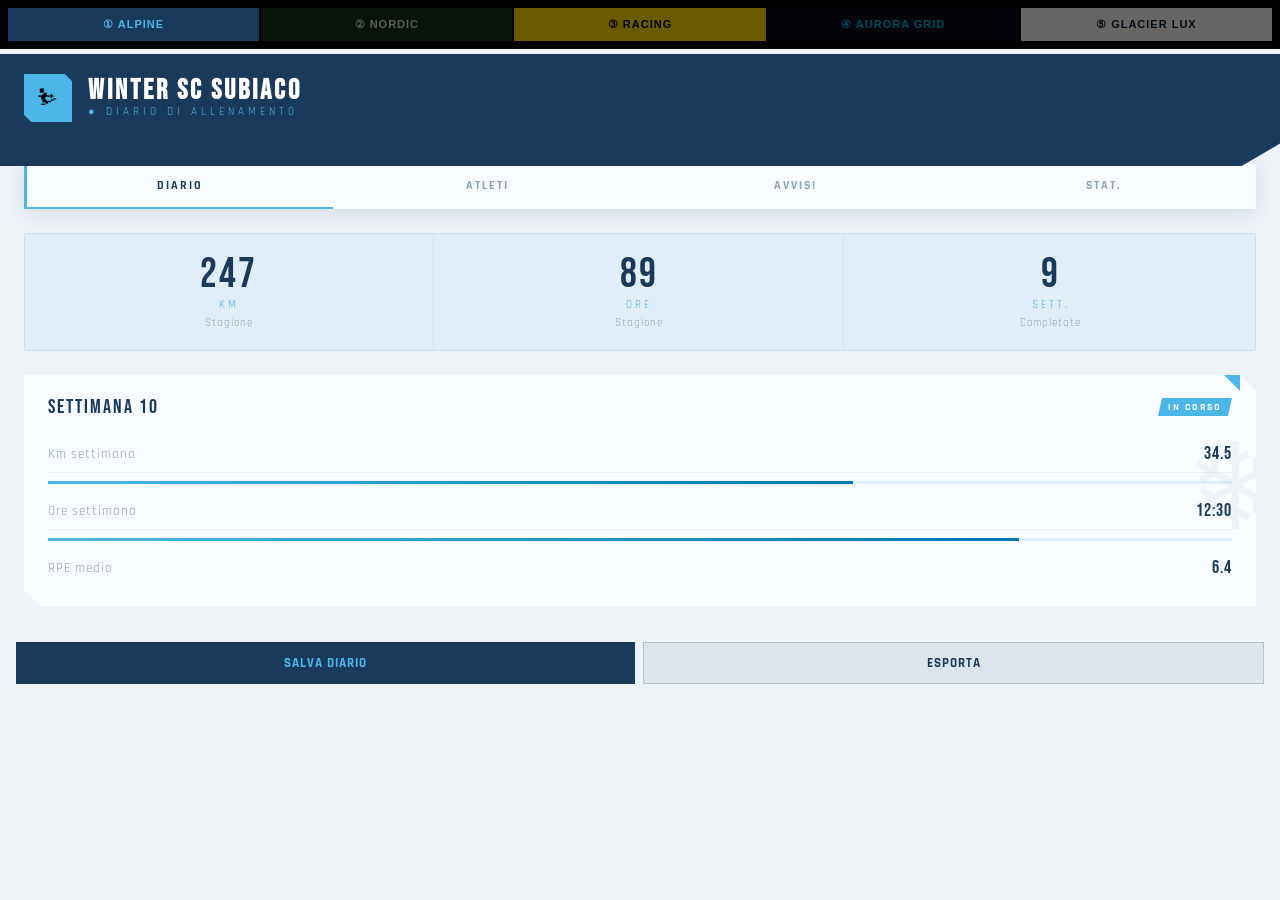
<file: design-concepts.html>
<!DOCTYPE html>
<html lang="it">
<head>
<meta charset="UTF-8">
<meta name="viewport" content="width=device-width, initial-scale=1.0">
<title>Winter SC Subiaco – Design Concepts</title>
<link rel="preconnect" href="https://fonts.googleapis.com">
<link href="https://fonts.googleapis.com/css2?family=Bebas+Neue&family=Rajdhani:wght@400;600;700&family=Playfair+Display:wght@700;900&family=Lora:wght@400;600&family=Barlow+Condensed:wght@400;700;900&family=Space+Mono:wght@700&family=Russo+One&family=IBM+Plex+Mono:wght@400;700&family=Cormorant+Garant:ital,wght@0,400;0,600;0,700;1,400&family=DM+Sans:wght@300;400;500;600&display=swap" rel="stylesheet">

<style>
* { box-sizing: border-box; margin: 0; padding: 0; }
body { background: #111; font-family: sans-serif; }

.selector {
  position: fixed; top: 0; left: 0; right: 0; z-index: 100;
  display: flex; gap: 2px; background: #000; padding: 8px;
  overflow-x: auto;
}
.sel-btn {
  flex: 1; min-width: 120px; padding: 10px 6px; border: none; cursor: pointer;
  font-weight: 700; font-size: 11px; letter-spacing: 1px; text-transform: uppercase;
  transition: all .3s; white-space: nowrap;
}
.sel-btn:nth-child(1) { background: #1A3A5C; color: #4DB6E8; }
.sel-btn:nth-child(2) { background: #1A2E1A; color: #C4E8C4; }
.sel-btn:nth-child(3) { background: #FFD700; color: #000; }
.sel-btn:nth-child(4) { background: #080C18; color: #00B4D8; }
.sel-btn:nth-child(5) { background: #F6F3EE; color: #071B36; }
.sel-btn.attivo { opacity: 1; }
.sel-btn:not(.attivo) { opacity: 0.42; }

.concept { display: none; padding-top: 54px; min-height: 100vh; }
.concept.attivo { display: block; }

/* ═══════════════════════════════════════════════
   CONCEPT 1 – ALPINE MINIMALIST
═══════════════════════════════════════════════ */
#c1 {
  background: #EEF3F8;
  --blu:    #1A3A5C;
  --ice:    #4DB6E8;
  --white:  #F8FBFF;
  --grey:   #8FA3B8;
  --accent: #0077B6;
}
#c1 header {
  background: var(--blu);
  padding: 0 24px;
  display: flex; align-items: stretch; justify-content: space-between;
  clip-path: polygon(0 0, 100% 0, 100% 80%, 97% 100%, 0 100%);
  padding-bottom: 24px;
}
#c1 .logo-area { display: flex; align-items: center; gap: 16px; padding: 20px 0; }
#c1 .logo-sq {
  width: 48px; height: 48px; background: var(--ice);
  clip-path: polygon(0 0, 85% 0, 100% 15%, 100% 100%, 15% 100%, 0 85%);
  display: flex; align-items: center; justify-content: center; font-size: 22px;
}
#c1 h1 { font-family: 'Bebas Neue', sans-serif; font-size: 28px; letter-spacing: 3px; color: #fff; line-height: 1; }
#c1 .sub { font-family: 'Rajdhani', sans-serif; color: var(--ice); font-size: 11px; letter-spacing: 4px; text-transform: uppercase; }
#c1 .nav { display: flex; gap: 2px; background: var(--white); margin: -2px 24px 0; border-left: 3px solid var(--ice); box-shadow: 0 4px 20px rgba(26,58,92,.12); }
#c1 .nav-item { flex: 1; padding: 14px 8px; text-align: center; font-family: 'Rajdhani', sans-serif; font-weight: 700; font-size: 12px; letter-spacing: 2px; text-transform: uppercase; color: var(--grey); cursor: pointer; border-bottom: 2px solid transparent; transition: all .2s; position: relative; }
#c1 .nav-item.a { color: var(--blu); border-bottom-color: var(--ice); }
#c1 .stats-row { display: grid; grid-template-columns: repeat(3, 1fr); gap: 2px; margin: 24px; background: rgba(77,182,232,.08); border: 1px solid rgba(77,182,232,.2); border-radius: 2px; }
#c1 .stat { padding: 20px 16px; text-align: center; border-right: 1px solid rgba(77,182,232,.15); }
#c1 .stat:last-child { border-right: none; }
#c1 .stat-num { font-family: 'Bebas Neue', sans-serif; font-size: 42px; color: var(--blu); line-height: 1; letter-spacing: 2px; }
#c1 .stat-unit { font-family: 'Rajdhani', sans-serif; font-size: 11px; color: var(--ice); letter-spacing: 3px; text-transform: uppercase; margin-top: 2px; }
#c1 .stat-label { font-family: 'Rajdhani', sans-serif; font-size: 11px; color: var(--grey); letter-spacing: 1px; margin-top: 4px; }
#c1 .cards { padding: 0 24px 24px; display: grid; gap: 16px; }
#c1 .card { background: var(--white); position: relative; overflow: hidden; padding: 20px 24px; clip-path: polygon(0 0, calc(100% - 16px) 0, 100% 16px, 100% 100%, 16px 100%, 0 calc(100% - 16px)); }
#c1 .card::after { content: ''; position: absolute; top: 0; right: 16px; width: 0; height: 0; border-style: solid; border-width: 0 16px 16px 0; border-color: transparent var(--ice) transparent transparent; }
#c1 .card-head { display: flex; align-items: center; justify-content: space-between; margin-bottom: 16px; }
#c1 .card-title { font-family: 'Bebas Neue', sans-serif; font-size: 20px; color: var(--blu); letter-spacing: 2px; }
#c1 .badge { font-family: 'Rajdhani', sans-serif; font-size: 10px; font-weight: 700; letter-spacing: 2px; text-transform: uppercase; padding: 3px 10px; background: var(--ice); color: #fff; clip-path: polygon(4px 0, 100% 0, calc(100% - 4px) 100%, 0 100%); }
#c1 .progress-bar { height: 3px; background: rgba(77,182,232,.15); margin: 8px 0; }
#c1 .progress-fill { height: 100%; background: linear-gradient(90deg, var(--ice), var(--accent)); }
#c1 .row { display: flex; justify-content: space-between; align-items: center; padding: 8px 0; border-bottom: 1px solid rgba(26,58,92,.06); }
#c1 .row:last-child { border-bottom: none; }
#c1 .row-label { font-family: 'Rajdhani', sans-serif; font-size: 13px; color: var(--grey); letter-spacing: 1px; }
#c1 .row-val { font-family: 'Bebas Neue', sans-serif; font-size: 18px; color: var(--blu); letter-spacing: 1px; }
#c1 .deco { position: absolute; right: -30px; top: 50%; transform: translateY(-50%); opacity: .04; font-size: 120px; color: var(--blu); pointer-events: none; font-family: 'Bebas Neue'; }

/* ═══════════════════════════════════════════════
   CONCEPT 2 – NORDIC DARK
═══════════════════════════════════════════════ */
#c2 {
  background: #0D1F0D;
  --forest: #0D1F0D; --pine: #1A3A1A; --birch: #E8DCC8;
  --amber: #C4912A; --snow: #F2EDE4; --moss: #4A7C59; --text: #B8CDB8;
}
#c2 header { background: var(--pine); padding: 24px; border-bottom: 1px solid rgba(196,145,42,.2); position: relative; overflow: hidden; }
#c2 header::before { content: '❄ ❄ ❄ ❄ ❄ ❄ ❄ ❄ ❄ ❄ ❄ ❄ ❄ ❄ ❄ ❄ ❄ ❄ ❄ ❄'; position: absolute; bottom: 0; left: 0; right: 0; font-size: 10px; letter-spacing: 8px; color: rgba(196,145,42,.12); white-space: nowrap; overflow: hidden; }
#c2 .logo-row { display: flex; align-items: center; gap: 16px; margin-bottom: 4px; }
#c2 .logo-ring { width: 52px; height: 52px; border-radius: 50%; border: 2px solid var(--amber); display: flex; align-items: center; justify-content: center; font-size: 24px; background: rgba(196,145,42,.08); }
#c2 h1 { font-family: 'Playfair Display', serif; font-size: 22px; color: var(--birch); letter-spacing: 1px; }
#c2 .sub { font-family: 'Lora', serif; font-size: 11px; color: var(--amber); letter-spacing: 2px; font-style: italic; }
#c2 .user-chip { margin-top: 12px; display: inline-flex; align-items: center; gap: 8px; background: rgba(196,145,42,.1); border: 1px solid rgba(196,145,42,.25); padding: 6px 14px; border-radius: 100px; font-family: 'Lora', serif; font-size: 12px; color: var(--birch); }
#c2 .user-dot { width: 6px; height: 6px; border-radius: 50%; background: var(--moss); }
#c2 .nav { display: flex; padding: 0 16px; border-bottom: 1px solid rgba(196,145,42,.15); }
#c2 .nav-item { padding: 14px 16px; font-family: 'Lora', serif; font-size: 13px; color: var(--text); cursor: pointer; border-bottom: 2px solid transparent; margin-bottom: -1px; transition: all .25s; }
#c2 .nav-item.a { color: var(--birch); border-bottom-color: var(--amber); }
#c2 .stats-row { display: grid; grid-template-columns: repeat(3, 1fr); padding: 20px 16px; gap: 12px; }
#c2 .stat { background: var(--pine); border: 1px solid rgba(196,145,42,.15); border-radius: 8px; padding: 16px; text-align: center; position: relative; overflow: hidden; }
#c2 .stat::before { content: ''; position: absolute; inset: 0; background: linear-gradient(135deg, rgba(196,145,42,.05) 0%, transparent 60%); }
#c2 .stat-num { font-family: 'Playfair Display', serif; font-size: 36px; font-weight: 900; color: var(--birch); line-height: 1; }
#c2 .stat-unit { font-size: 11px; color: var(--amber); letter-spacing: 2px; text-transform: uppercase; margin-top: 2px; font-family: 'Lora', serif; }
#c2 .stat-label { font-size: 10px; color: var(--text); margin-top: 6px; font-family: 'Lora', serif; }
#c2 .cards { padding: 0 16px 24px; display: grid; gap: 12px; }
#c2 .card { background: var(--pine); border: 1px solid rgba(196,145,42,.15); border-radius: 12px; padding: 20px; position: relative; overflow: hidden; }
#c2 .card::before { content: ''; position: absolute; top: 0; left: 0; right: 0; height: 2px; background: linear-gradient(90deg, var(--amber), transparent); }
#c2 .card-title { font-family: 'Playfair Display', serif; font-size: 17px; color: var(--birch); margin-bottom: 14px; display: flex; align-items: center; gap: 10px; }
#c2 .card-title span { font-size: 18px; }
#c2 .row { display: flex; justify-content: space-between; align-items: center; padding: 9px 0; border-bottom: 1px solid rgba(196,145,42,.08); }
#c2 .row:last-child { border-bottom: none; }
#c2 .row-label { font-family: 'Lora', serif; font-size: 13px; color: var(--text); }
#c2 .row-val { font-family: 'Playfair Display', serif; font-size: 17px; color: var(--birch); }
#c2 .pill { padding: 3px 12px; border-radius: 100px; font-size: 10px; background: rgba(74,124,89,.25); color: var(--moss); letter-spacing: 1px; font-family: 'Lora', serif; border: 1px solid rgba(74,124,89,.3); }
#c2 .week-bar { display: flex; gap: 3px; margin-top: 14px; }
#c2 .day-bar { flex: 1; border-radius: 3px 3px 0 0; background: var(--moss); opacity: 0.7; }
#c2 .day-bar.a { opacity: 1; background: var(--amber); }
#c2 .day-label { display: flex; gap: 3px; margin-top: 4px; }
#c2 .day-lbl { flex: 1; text-align: center; font-size: 9px; color: var(--text); font-family: 'Lora', serif; }

/* ═══════════════════════════════════════════════
   CONCEPT 3 – RACING BOLD
═══════════════════════════════════════════════ */
#c3 {
  background: #0A0A0A;
  --yellow: #FFD700; --yellow2: #FFC107; --red: #E50000;
  --white: #FFFFFF; --grey: #888; --dark: #141414; --darker: #0A0A0A;
}
#c3 header { background: var(--yellow); padding: 20px 20px 0; position: relative; overflow: hidden; }
#c3 header::before { content: ''; position: absolute; bottom: -1px; left: 0; right: 0; height: 28px; background: var(--darker); clip-path: polygon(0 100%, 100% 100%, 100% 0, 0 100%); }
#c3 header::after { content: 'WSC'; position: absolute; right: -10px; top: -10px; font-family: 'Barlow Condensed', sans-serif; font-weight: 900; font-size: 100px; color: rgba(0,0,0,.08); letter-spacing: -4px; line-height: 1; pointer-events: none; }
#c3 .logo-row { display: flex; align-items: center; gap: 14px; padding-bottom: 24px; }
#c3 .bib { background: #000; color: var(--yellow); width: 52px; height: 52px; display: flex; align-items: center; justify-content: center; font-family: 'Barlow Condensed', sans-serif; font-weight: 900; font-size: 22px; letter-spacing: 1px; clip-path: polygon(0 0, 100% 0, 100% 75%, 85% 100%, 15% 100%, 0 75%); }
#c3 h1 { font-family: 'Barlow Condensed', sans-serif; font-weight: 900; font-size: 30px; letter-spacing: 2px; text-transform: uppercase; color: #000; line-height: 1; }
#c3 .sub { font-family: 'Space Mono', monospace; font-size: 9px; letter-spacing: 3px; color: rgba(0,0,0,.6); }
#c3 .race-bar { background: #000; padding: 10px 20px; display: flex; border-bottom: 3px solid var(--yellow); }
#c3 .race-stat { flex: 1; padding: 8px 12px; border-right: 1px solid #222; text-align: center; }
#c3 .race-stat:last-child { border-right: none; }
#c3 .race-num { font-family: 'Barlow Condensed', sans-serif; font-weight: 900; font-size: 36px; color: var(--yellow); line-height: 1; letter-spacing: 1px; }
#c3 .race-lbl { font-family: 'Space Mono', monospace; font-size: 8px; color: var(--grey); letter-spacing: 2px; text-transform: uppercase; margin-top: 2px; }
#c3 .nav { display: flex; background: var(--dark); gap: 1px; border-bottom: 2px solid #1a1a1a; }
#c3 .nav-item { flex: 1; padding: 12px 4px; text-align: center; font-family: 'Barlow Condensed', sans-serif; font-weight: 700; font-size: 12px; letter-spacing: 2px; text-transform: uppercase; color: var(--grey); cursor: pointer; position: relative; transition: all .2s; }
#c3 .nav-item.a { color: #000; background: var(--yellow); }
#c3 .cards { padding: 12px; display: grid; gap: 8px; }
#c3 .card { background: var(--dark); border: 1px solid #222; position: relative; overflow: hidden; padding: 0; }
#c3 .card-stripe { height: 4px; background: repeating-linear-gradient(90deg, var(--yellow) 0px, var(--yellow) 12px, #000 12px, #000 16px); }
#c3 .card-body { padding: 16px 20px; }
#c3 .card-head { display: flex; align-items: center; justify-content: space-between; margin-bottom: 14px; }
#c3 .card-num { font-family: 'Barlow Condensed', sans-serif; font-weight: 900; font-size: 13px; color: var(--yellow); letter-spacing: 3px; text-transform: uppercase; }
#c3 .card-title { font-family: 'Barlow Condensed', sans-serif; font-weight: 700; font-size: 18px; color: var(--white); letter-spacing: 1px; text-transform: uppercase; }
#c3 .row { display: flex; justify-content: space-between; align-items: center; padding: 8px 0; border-bottom: 1px solid #1E1E1E; }
#c3 .row:last-child { border-bottom: none; }
#c3 .row-label { font-family: 'Space Mono', monospace; font-size: 11px; color: var(--grey); text-transform: uppercase; letter-spacing: 1px; }
#c3 .row-val { font-family: 'Barlow Condensed', sans-serif; font-weight: 900; font-size: 22px; color: var(--yellow); }
#c3 .tag { background: var(--red); color: #fff; padding: 2px 8px; font-family: 'Barlow Condensed', sans-serif; font-weight: 700; font-size: 10px; letter-spacing: 2px; }

/* ═══════════════════════════════════════════════
   CONCEPT 4 – AURORA GRID
   Cyber sport: griglia tecnica + luce nordica
═══════════════════════════════════════════════ */
#c4 {
  background: #060A14;
  --void:   #060A14;
  --deep:   #0B1628;
  --panel:  #0D1F35;
  --cyan:   #00C8E0;
  --cyan2:  #00FFF7;
  --purple: #7B2FE0;
  --violet: #A855F7;
  --ice:    #C8EEF8;
  --text:   #7A9BB8;
  --border: rgba(0,200,224,.18);
  --glow:   0 0 12px rgba(0,200,224,.3);
}

@keyframes auroraShift {
  0%   { opacity: .12; transform: scale(1)    rotate(0deg);   }
  33%  { opacity: .20; transform: scale(1.08) rotate(2deg);   }
  66%  { opacity: .16; transform: scale(.96)  rotate(-1deg);  }
  100% { opacity: .12; transform: scale(1)    rotate(0deg);   }
}
@keyframes scanPulse {
  0%, 100% { opacity: .04; } 50% { opacity: .07; }
}
@keyframes blinkDot {
  0%, 100% { opacity: 1; } 50% { opacity: 0; }
}

#c4 .grid-bg {
  position: fixed; inset: 54px 0 0;
  background-image:
    linear-gradient(var(--border) 1px, transparent 1px),
    linear-gradient(90deg, var(--border) 1px, transparent 1px);
  background-size: 40px 40px;
  pointer-events: none; z-index: 0; opacity: 0.5;
}
#c4 .aurora-blob {
  position: fixed; top: 54px; left: -20%; width: 80%; height: 340px;
  background: radial-gradient(ellipse at 40% 50%,
    rgba(0,200,224,.22) 0%,
    rgba(123,47,224,.14) 50%,
    transparent 75%);
  filter: blur(60px);
  animation: auroraShift 8s ease-in-out infinite;
  pointer-events: none; z-index: 0;
}
#c4 .aurora-blob2 {
  position: fixed; top: 200px; right: -10%; width: 60%; height: 280px;
  background: radial-gradient(ellipse at 60% 40%,
    rgba(168,85,247,.18) 0%,
    rgba(0,200,224,.08) 60%,
    transparent 80%);
  filter: blur(70px);
  animation: auroraShift 11s ease-in-out infinite reverse;
  pointer-events: none; z-index: 0;
}
#c4 .scanlines {
  position: fixed; inset: 0; pointer-events: none; z-index: 1;
  background: repeating-linear-gradient(
    0deg, transparent, transparent 3px,
    rgba(0,200,224,.025) 3px, rgba(0,200,224,.025) 4px
  );
  animation: scanPulse 4s ease-in-out infinite;
}

/* C4 Header */
#c4 .status-bar {
  background: var(--deep); border-bottom: 1px solid var(--border);
  padding: 6px 20px; display: flex; justify-content: space-between; align-items: center;
  position: relative; z-index: 2;
}
#c4 .status-left { display: flex; align-items: center; gap: 16px; }
#c4 .live-dot {
  width: 6px; height: 6px; border-radius: 50%;
  background: var(--cyan); animation: blinkDot 1.4s ease-in-out infinite;
  box-shadow: 0 0 6px var(--cyan);
}
#c4 .status-txt {
  font-family: 'IBM Plex Mono', monospace; font-size: 9px;
  color: var(--text); letter-spacing: 2px; text-transform: uppercase;
}
#c4 .status-txt em { color: var(--cyan); font-style: normal; }
#c4 .status-time {
  font-family: 'IBM Plex Mono', monospace; font-size: 10px;
  color: var(--text); letter-spacing: 1px;
}

#c4 header {
  background: linear-gradient(180deg, var(--deep) 0%, var(--void) 100%);
  padding: 20px 20px 24px;
  border-bottom: 1px solid var(--border);
  position: relative; z-index: 2; overflow: hidden;
}
#c4 .logo-area { display: flex; align-items: center; gap: 16px; }
#c4 .logo-hex {
  width: 54px; height: 54px;
  background: var(--panel); border: 1px solid var(--cyan);
  clip-path: polygon(50% 0%, 100% 25%, 100% 75%, 50% 100%, 0% 75%, 0% 25%);
  display: flex; align-items: center; justify-content: center; font-size: 22px;
  box-shadow: 0 0 20px rgba(0,200,224,.2);
}
#c4 .logo-txt { flex: 1; }
#c4 h1 {
  font-family: 'Russo One', sans-serif; font-size: 22px; color: var(--ice);
  letter-spacing: 2px; text-transform: uppercase; line-height: 1.1;
}
#c4 .sub {
  font-family: 'IBM Plex Mono', monospace; font-size: 9px; letter-spacing: 3px;
  color: var(--cyan); text-transform: uppercase; margin-top: 4px;
}
#c4 .user-tag {
  background: rgba(0,200,224,.06); border: 1px solid var(--border);
  padding: 6px 12px; display: flex; align-items: center; gap: 8px;
}
#c4 .user-tag-lbl { font-family: 'IBM Plex Mono', monospace; font-size: 9px; color: var(--text); letter-spacing: 1px; }
#c4 .user-tag-val { font-family: 'Russo One', sans-serif; font-size: 12px; color: var(--cyan); }
#c4 .corner-deco {
  position: absolute; bottom: 16px; right: 16px;
  font-family: 'Russo One', sans-serif; font-size: 72px; letter-spacing: -2px;
  color: rgba(0,200,224,.04); line-height: 1; pointer-events: none;
}

/* C4 Nav */
#c4 .nav {
  display: flex; background: var(--deep); border-bottom: 1px solid var(--border);
  position: relative; z-index: 2;
}
#c4 .nav-item {
  flex: 1; padding: 12px 8px; text-align: center;
  font-family: 'IBM Plex Mono', monospace; font-size: 10px; letter-spacing: 2px;
  text-transform: uppercase; color: var(--text); cursor: pointer;
  border-bottom: 2px solid transparent; transition: all .2s;
  position: relative;
}
#c4 .nav-item.a {
  color: var(--cyan); border-bottom-color: var(--cyan);
}
#c4 .nav-item.a::before {
  content: ''; position: absolute; bottom: -2px; left: 50%; transform: translateX(-50%);
  width: 40%; height: 2px; background: var(--cyan); box-shadow: var(--glow);
}

/* C4 Stats */
#c4 .stats-strip {
  display: grid; grid-template-columns: repeat(4,1fr);
  gap: 1px; background: var(--border);
  border: 1px solid var(--border); margin: 20px;
  position: relative; z-index: 2;
}
#c4 .stat-box {
  background: var(--panel); padding: 18px 12px; text-align: center;
  position: relative;
}
#c4 .stat-box::before {
  content: attr(data-label);
  position: absolute; top: 8px; left: 8px;
  font-family: 'IBM Plex Mono', monospace; font-size: 7px;
  letter-spacing: 2px; text-transform: uppercase; color: var(--text); opacity: .6;
}
#c4 .stat-num {
  font-family: 'Russo One', sans-serif; font-size: 38px; color: var(--ice);
  line-height: 1; text-shadow: 0 0 20px rgba(0,200,224,.25);
}
#c4 .stat-num em { font-style: normal; font-size: 16px; color: var(--cyan); margin-left: 2px; }
#c4 .stat-bar { height: 2px; background: rgba(0,200,224,.1); margin: 10px 0 0; }
#c4 .stat-fill { height: 100%; background: var(--cyan); box-shadow: 0 0 8px rgba(0,200,224,.5); transition: width 1s; }
#c4 .stat-sub { font-family: 'IBM Plex Mono', monospace; font-size: 8px; color: var(--text); letter-spacing: 1px; margin-top: 6px; }

/* C4 Cards */
#c4 .cards { padding: 0 20px 24px; display: grid; gap: 12px; position: relative; z-index: 2; }
#c4 .card {
  background: var(--panel);
  border: 1px solid var(--border);
  position: relative; overflow: hidden;
}
#c4 .card::before {
  content: ''; position: absolute; top: 0; left: 0; right: 0; height: 1px;
  background: linear-gradient(90deg, var(--cyan), var(--violet), transparent);
}
#c4 .card-corner {
  position: absolute; width: 12px; height: 12px;
  border-color: var(--cyan); border-style: solid;
}
#c4 .card-corner.tl { top: 6px; left: 6px; border-width: 1px 0 0 1px; }
#c4 .card-corner.tr { top: 6px; right: 6px; border-width: 1px 1px 0 0; }
#c4 .card-corner.bl { bottom: 6px; left: 6px; border-width: 0 0 1px 1px; }
#c4 .card-corner.br { bottom: 6px; right: 6px; border-width: 0 1px 1px 0; }
#c4 .card-head {
  display: flex; align-items: center; justify-content: space-between;
  padding: 14px 18px; border-bottom: 1px solid rgba(0,200,224,.08);
}
#c4 .card-id { font-family: 'IBM Plex Mono', monospace; font-size: 9px; color: var(--cyan); letter-spacing: 3px; }
#c4 .card-title { font-family: 'Russo One', sans-serif; font-size: 14px; color: var(--ice); letter-spacing: 1px; text-transform: uppercase; }
#c4 .status-badge {
  font-family: 'IBM Plex Mono', monospace; font-size: 8px; letter-spacing: 2px;
  padding: 3px 8px; border: 1px solid var(--cyan); color: var(--cyan);
  text-transform: uppercase;
}
#c4 .data-grid { display: grid; grid-template-columns: 1fr 1fr; gap: 1px; background: rgba(0,200,224,.06); }
#c4 .data-cell { background: var(--panel); padding: 14px 18px; }
#c4 .data-lbl { font-family: 'IBM Plex Mono', monospace; font-size: 8px; color: var(--text); letter-spacing: 2px; text-transform: uppercase; margin-bottom: 4px; }
#c4 .data-val { font-family: 'Russo One', sans-serif; font-size: 28px; color: var(--ice); line-height: 1; }
#c4 .data-val small { font-size: 13px; color: var(--cyan); margin-left: 2px; font-family: 'IBM Plex Mono', monospace; }
#c4 .data-delta { font-family: 'IBM Plex Mono', monospace; font-size: 9px; margin-top: 4px; }
#c4 .delta-up { color: #00E87A; } .delta-dn { color: #FF4060; }
#c4 .week-vis { padding: 14px 18px; }
#c4 .week-vis-lbl { font-family: 'IBM Plex Mono', monospace; font-size: 8px; color: var(--text); letter-spacing: 2px; text-transform: uppercase; margin-bottom: 10px; }
#c4 .bars-row { display: flex; gap: 4px; align-items: flex-end; height: 44px; }
#c4 .c4-bar { flex: 1; background: rgba(0,200,224,.15); border-top: 1px solid rgba(0,200,224,.3); position: relative; }
#c4 .c4-bar.active { background: rgba(0,200,224,.35); border-top-color: var(--cyan); box-shadow: 0 -2px 8px rgba(0,200,224,.3); }
#c4 .bars-days { display: flex; gap: 4px; margin-top: 4px; }
#c4 .day-x { flex: 1; text-align: center; font-family: 'IBM Plex Mono', monospace; font-size: 7px; color: var(--text); letter-spacing: 1px; }

/* ═══════════════════════════════════════════════
   CONCEPT 5 – GLACIER LUXURY
   Premium alpine brand: pelle, oro, neve
═══════════════════════════════════════════════ */
#c5 {
  background: #F4F0EB;
  --pearl:   #F4F0EB;
  --cream:   #EDE8E1;
  --navy:    #071B36;
  --navy2:   #0D2B52;
  --gold:    #AD8544;
  --gold2:   #C9A05A;
  --silver:  #8E9BAA;
  --dark:    #2C3E50;
  --text:    #4A5568;
  --border:  rgba(7,27,54,.1);
}

#c5 .grain {
  position: fixed; inset: 54px 0 0; pointer-events: none; z-index: 0; opacity: .55;
  background-image: url("data:image/svg+xml,%3Csvg xmlns='http://www.w3.org/2000/svg' width='300' height='300'%3E%3Cfilter id='n'%3E%3CfeTurbulence type='fractalNoise' baseFrequency='0.85' numOctaves='4' stitchTiles='stitch'/%3E%3CfeColorMatrix type='saturate' values='0'/%3E%3C/filter%3E%3Crect width='300' height='300' filter='url(%23n)' opacity='0.12'/%3E%3C/svg%3E");
  background-repeat: repeat;
}

#c5 .season-bar {
  background: var(--navy); padding: 7px 24px;
  display: flex; justify-content: space-between; align-items: center;
  position: relative; z-index: 2;
}
#c5 .season-txt { font-family: 'DM Sans', sans-serif; font-size: 10px; color: rgba(255,255,255,.5); letter-spacing: 2px; text-transform: uppercase; }
#c5 .season-txt strong { color: var(--gold2); font-weight: 500; letter-spacing: 1px; }
#c5 .season-mark { display: flex; gap: 6px; align-items: center; }
#c5 .dot-mark { width: 4px; height: 4px; border-radius: 50%; background: var(--gold2); }

#c5 header {
  background: var(--pearl); padding: 24px 24px 20px;
  border-bottom: 1px solid var(--border);
  position: relative; z-index: 2;
}
#c5 .logo-area { display: flex; align-items: flex-start; justify-content: space-between; }
#c5 .logo-group { display: flex; align-items: center; gap: 18px; }
#c5 .logo-emblem {
  width: 58px; height: 58px; border-radius: 50%;
  border: 1.5px solid var(--gold); background: var(--cream);
  display: flex; align-items: center; justify-content: center; font-size: 26px;
  box-shadow: 0 2px 16px rgba(7,27,54,.08), inset 0 1px 0 rgba(255,255,255,.6);
}
#c5 h1 {
  font-family: 'Cormorant Garant', serif; font-size: 24px; font-weight: 700;
  color: var(--navy); letter-spacing: .5px; line-height: 1.15;
}
#c5 .sub {
  font-family: 'DM Sans', sans-serif; font-size: 10px; color: var(--gold);
  letter-spacing: 3px; text-transform: uppercase; margin-top: 4px; font-weight: 500;
}
#c5 .user-block { text-align: right; }
#c5 .user-name { font-family: 'Cormorant Garant', serif; font-size: 15px; color: var(--navy); font-weight: 600; }
#c5 .user-role { font-family: 'DM Sans', sans-serif; font-size: 10px; color: var(--silver); letter-spacing: 1px; text-transform: uppercase; margin-top: 2px; }
#c5 .gold-line { height: 1px; background: linear-gradient(90deg, transparent, var(--gold), transparent); margin: 18px 0 0; opacity: .4; }

#c5 .nav {
  display: flex; border-bottom: 1px solid var(--border);
  background: var(--pearl); position: relative; z-index: 2;
  padding: 0 16px;
}
#c5 .nav-item {
  padding: 14px 18px; font-family: 'DM Sans', sans-serif; font-size: 12px; font-weight: 500;
  color: var(--silver); cursor: pointer; border-bottom: 1.5px solid transparent;
  margin-bottom: -1px; transition: all .25s; letter-spacing: .5px;
}
#c5 .nav-item.a { color: var(--navy); border-bottom-color: var(--gold); }

/* C5 Stats rings */
#c5 .stats-rings {
  display: grid; grid-template-columns: repeat(3, 1fr); gap: 16px;
  padding: 24px 20px; position: relative; z-index: 2;
}
#c5 .ring-card {
  background: #fff; border: 1px solid var(--border);
  border-radius: 4px; padding: 20px 12px; text-align: center;
  box-shadow: 0 2px 20px rgba(7,27,54,.06);
  position: relative; overflow: hidden;
}
#c5 .ring-card::before {
  content: ''; position: absolute; top: 0; left: 0; right: 0; height: 2px;
  background: linear-gradient(90deg, var(--gold), var(--gold2), transparent);
}
#c5 .progress-ring-wrap { display: flex; justify-content: center; margin-bottom: 12px; }
#c5 .progress-ring {
  width: 72px; height: 72px; border-radius: 50%;
  display: flex; align-items: center; justify-content: center;
  position: relative;
}
#c5 .progress-ring-bg {
  position: absolute; inset: 0; border-radius: 50%;
}
#c5 .ring-inner {
  position: absolute; inset: 9px; border-radius: 50%;
  background: #fff; display: flex; align-items: center; justify-content: center;
  flex-direction: column;
}
#c5 .ring-pct { font-family: 'Cormorant Garant', serif; font-size: 18px; font-weight: 700; color: var(--navy); line-height: 1; }
#c5 .ring-pct-unit { font-family: 'DM Sans', sans-serif; font-size: 8px; color: var(--silver); letter-spacing: 1px; }
#c5 .ring-val { font-family: 'Cormorant Garant', serif; font-size: 28px; font-weight: 700; color: var(--navy); line-height: 1; }
#c5 .ring-unit { font-family: 'DM Sans', sans-serif; font-size: 10px; color: var(--gold); letter-spacing: 2px; text-transform: uppercase; margin-top: 2px; }
#c5 .ring-label { font-family: 'DM Sans', sans-serif; font-size: 10px; color: var(--silver); margin-top: 6px; }

/* C5 Card */
#c5 .cards { padding: 0 20px 28px; display: grid; gap: 16px; position: relative; z-index: 2; }
#c5 .card {
  background: #fff; border: 1px solid var(--border);
  border-radius: 4px; overflow: hidden;
  box-shadow: 0 4px 32px rgba(7,27,54,.07);
}
#c5 .card-header {
  padding: 18px 22px 14px;
  border-bottom: 1px solid rgba(7,27,54,.06);
  display: flex; align-items: flex-start; justify-content: space-between;
}
#c5 .card-eyebrow { font-family: 'DM Sans', sans-serif; font-size: 9px; color: var(--gold); letter-spacing: 3px; text-transform: uppercase; margin-bottom: 4px; }
#c5 .card-title { font-family: 'Cormorant Garant', serif; font-size: 20px; font-weight: 700; color: var(--navy); }
#c5 .status-pill {
  font-family: 'DM Sans', sans-serif; font-size: 9px; letter-spacing: 2px;
  text-transform: uppercase; padding: 4px 12px; border: 1px solid rgba(173,133,68,.3);
  color: var(--gold); border-radius: 100px;
}
#c5 .card-split { display: grid; grid-template-columns: 1fr 1fr; }
#c5 .split-l { padding: 20px 22px; border-right: 1px solid rgba(7,27,54,.06); }
#c5 .split-r { padding: 20px 22px; }
#c5 .big-num { font-family: 'Cormorant Garant', serif; font-size: 52px; font-weight: 700; color: var(--navy); line-height: 1; }
#c5 .big-unit { font-family: 'DM Sans', sans-serif; font-size: 11px; color: var(--gold); letter-spacing: 2px; text-transform: uppercase; margin-top: 2px; }
#c5 .big-sub { font-family: 'DM Sans', sans-serif; font-size: 10px; color: var(--silver); margin-top: 8px; }
#c5 .week-vis-label { font-family: 'DM Sans', sans-serif; font-size: 9px; color: var(--silver); letter-spacing: 2px; text-transform: uppercase; margin-bottom: 12px; }
#c5 .c5-bars { display: flex; gap: 4px; align-items: flex-end; height: 52px; }
#c5 .c5-bar { flex: 1; border-radius: 2px; }
#c5 .c5-days { display: flex; gap: 4px; margin-top: 6px; }
#c5 .c5-day { flex: 1; text-align: center; font-family: 'DM Sans', sans-serif; font-size: 8px; color: var(--silver); }
#c5 .card-footer {
  padding: 12px 22px; background: #FAFAF8;
  border-top: 1px solid rgba(7,27,54,.05);
  display: flex; gap: 20px;
}
#c5 .footer-item { display: flex; flex-direction: column; }
#c5 .f-label { font-family: 'DM Sans', sans-serif; font-size: 9px; color: var(--silver); letter-spacing: 1px; text-transform: uppercase; }
#c5 .f-val { font-family: 'Cormorant Garant', serif; font-size: 16px; font-weight: 600; color: var(--navy); }

/* CTA bar */
.cta-bar { padding: 12px 16px; display: flex; gap: 8px; }
.cta { flex: 1; padding: 12px; text-align: center; font-weight: 700; cursor: pointer; border: none; font-size: 13px; letter-spacing: 1px; text-transform: uppercase; }
</style>
</head>
<body>

<div class="selector">
  <button class="sel-btn attivo" onclick="mostra(1, this)">① ALPINE</button>
  <button class="sel-btn" onclick="mostra(2, this)">② NORDIC</button>
  <button class="sel-btn" onclick="mostra(3, this)">③ RACING</button>
  <button class="sel-btn" onclick="mostra(4, this)">④ AURORA GRID</button>
  <button class="sel-btn" onclick="mostra(5, this)">⑤ GLACIER LUX</button>
</div>

<!-- ══════════════ CONCEPT 1 ══════════════ -->
<div id="c1" class="concept attivo">
  <header>
    <div class="logo-area">
      <div class="logo-sq">⛷</div>
      <div>
        <h1>WINTER SC SUBIACO</h1>
        <div class="sub">● DIARIO DI ALLENAMENTO</div>
      </div>
    </div>
  </header>
  <div class="nav">
    <div class="nav-item a">DIARIO</div>
    <div class="nav-item">ATLETI</div>
    <div class="nav-item">AVVISI</div>
    <div class="nav-item">STAT.</div>
  </div>
  <div class="stats-row">
    <div class="stat"><div class="stat-num">247</div><div class="stat-unit">km</div><div class="stat-label">Stagione</div></div>
    <div class="stat"><div class="stat-num">89</div><div class="stat-unit">ore</div><div class="stat-label">Stagione</div></div>
    <div class="stat"><div class="stat-num">9</div><div class="stat-unit">sett.</div><div class="stat-label">Completate</div></div>
  </div>
  <div class="cards">
    <div class="card">
      <div class="deco">❄</div>
      <div class="card-head">
        <div class="card-title">SETTIMANA 10</div>
        <div class="badge">IN CORSO</div>
      </div>
      <div class="row"><span class="row-label">Km settimana</span><span class="row-val">34.5</span></div>
      <div class="progress-bar"><div class="progress-fill" style="width:68%"></div></div>
      <div class="row"><span class="row-label">Ore settimana</span><span class="row-val">12:30</span></div>
      <div class="progress-bar"><div class="progress-fill" style="width:82%"></div></div>
      <div class="row"><span class="row-label">RPE medio</span><span class="row-val">6.4</span></div>
    </div>
  </div>
  <div class="cta-bar">
    <button class="cta" style="background:#1A3A5C;color:#4DB6E8;font-family:'Rajdhani',sans-serif;">SALVA DIARIO</button>
    <button class="cta" style="background:rgba(26,58,92,.08);color:#1A3A5C;border:1px solid rgba(26,58,92,.2);font-family:'Rajdhani',sans-serif;">ESPORTA</button>
  </div>
</div>

<!-- ══════════════ CONCEPT 2 ══════════════ -->
<div id="c2" class="concept">
  <header>
    <div class="logo-row">
      <div class="logo-ring">⛷</div>
      <div><h1>Winter SC Subiaco</h1><div class="sub">diario di allenamento</div></div>
    </div>
    <div class="user-chip"><div class="user-dot"></div>Marianna M. — Allenatrice</div>
  </header>
  <div class="nav">
    <div class="nav-item a">Diario</div>
    <div class="nav-item">Atleti</div>
    <div class="nav-item">Avvisi</div>
    <div class="nav-item">Statistiche</div>
  </div>
  <div class="stats-row">
    <div class="stat"><div class="stat-num">247</div><div class="stat-unit">km</div><div class="stat-label">Stagione</div></div>
    <div class="stat"><div class="stat-num">89</div><div class="stat-unit">ore</div><div class="stat-label">Stagione</div></div>
    <div class="stat"><div class="stat-num">9</div><div class="stat-unit">sett.</div><div class="stat-label">Completate</div></div>
  </div>
  <div class="cards">
    <div class="card">
      <div class="card-title"><span>📋</span> Settimana 10</div>
      <div class="row"><span class="row-label">Km settimana</span><span class="row-val">34.5</span></div>
      <div class="row"><span class="row-label">Ore settimana</span><span class="row-val">12:30</span></div>
      <div class="row"><span class="row-label">Stato</span><span class="pill">In corso</span></div>
      <div class="week-bar">
        <div class="day-bar" style="height:32px"></div>
        <div class="day-bar" style="height:48px"></div>
        <div class="day-bar" style="height:24px"></div>
        <div class="day-bar a" style="height:60px"></div>
        <div class="day-bar" style="height:0px"></div>
        <div class="day-bar" style="height:0px"></div>
        <div class="day-bar" style="height:0px"></div>
      </div>
      <div class="day-label">
        <div class="day-lbl">L</div><div class="day-lbl">M</div><div class="day-lbl">M</div>
        <div class="day-lbl">G</div><div class="day-lbl">V</div><div class="day-lbl">S</div><div class="day-lbl">D</div>
      </div>
    </div>
  </div>
  <div class="cta-bar">
    <button class="cta" style="background:#C4912A;color:#0D1F0D;font-family:'Lora',serif;border-radius:6px;">Salva Diario</button>
    <button class="cta" style="background:transparent;color:#C4912A;border:1px solid rgba(196,145,42,.3);font-family:'Lora',serif;border-radius:6px;">Esporta</button>
  </div>
</div>

<!-- ══════════════ CONCEPT 3 ══════════════ -->
<div id="c3" class="concept">
  <header>
    <div class="logo-row">
      <div class="bib">WSC</div>
      <div><h1>Winter SC<br>Subiaco</h1><div class="sub">// TRAINING LOG //</div></div>
    </div>
  </header>
  <div class="race-bar">
    <div class="race-stat"><div class="race-num">247</div><div class="race-lbl">KM / STAGIONE</div></div>
    <div class="race-stat"><div class="race-num">89</div><div class="race-lbl">ORE / STAGIONE</div></div>
    <div class="race-stat"><div class="race-num">09</div><div class="race-lbl">SETTIMANE</div></div>
  </div>
  <div class="nav">
    <div class="nav-item a">DIARIO</div>
    <div class="nav-item">ATLETI</div>
    <div class="nav-item">AVVISI</div>
    <div class="nav-item">STAT</div>
  </div>
  <div class="cards">
    <div class="card">
      <div class="card-stripe"></div>
      <div class="card-body">
        <div class="card-head">
          <div><div class="card-num">#10</div><div class="card-title">SETTIMANA CORRENTE</div></div>
          <div class="tag">LIVE</div>
        </div>
        <div class="row"><span class="row-label">KM totali</span><span class="row-val">34.5</span></div>
        <div class="row"><span class="row-label">ORE totali</span><span class="row-val">12:30</span></div>
        <div class="row"><span class="row-label">RPE medio</span><span class="row-val">6.4</span></div>
      </div>
    </div>
  </div>
  <div class="cta-bar">
    <button class="cta" style="background:#FFD700;color:#000;font-family:'Barlow Condensed',sans-serif;font-weight:900;">SALVA DIARIO</button>
    <button class="cta" style="background:transparent;color:#FFD700;border:1px solid #333;font-family:'Barlow Condensed',sans-serif;font-weight:700;">ESPORTA</button>
  </div>
</div>

<!-- ══════════════ CONCEPT 4 – AURORA GRID ══════════════ -->
<div id="c4" class="concept">
  <div class="grid-bg"></div>
  <div class="aurora-blob"></div>
  <div class="aurora-blob2"></div>
  <div class="scanlines"></div>

  <div class="status-bar">
    <div class="status-left">
      <div class="live-dot"></div>
      <div class="status-txt">SISTEMA <em>ATTIVO</em> &nbsp;|&nbsp; STAGIONE 2025–26</div>
    </div>
    <div class="status-time">WK·10 &nbsp;|&nbsp; MAR 05/05</div>
  </div>

  <header>
    <div class="logo-area">
      <div class="logo-hex"><img src="icon-192.png" style="width:36px;height:36px;border-radius:50%;object-fit:cover;position:relative;z-index:1;"></div>
      <div class="logo-txt">
        <h1>WINTER SC<br>SUBIACO</h1>
        <div class="sub">▸ TRAINING SYSTEM v2.6</div>
      </div>
      <div class="user-tag">
        <div><div class="user-tag-lbl">OPERATORE</div><div class="user-tag-val">MARIANNA M.</div></div>
      </div>
    </div>
    <div class="corner-deco">WSC</div>
  </header>

  <div class="nav">
    <div class="nav-item a">DIARIO</div>
    <div class="nav-item">ATLETI</div>
    <div class="nav-item">AVVISI</div>
    <div class="nav-item">ANALISI</div>
  </div>

  <div class="stats-strip">
    <div class="stat-box" data-label="STAGIONE">
      <div class="stat-num">247<em>km</em></div>
      <div class="stat-bar"><div class="stat-fill" style="width:62%"></div></div>
      <div class="stat-sub">↑ +18 vs sett. prec.</div>
    </div>
    <div class="stat-box" data-label="STAGIONE">
      <div class="stat-num">89<em>h</em></div>
      <div class="stat-bar"><div class="stat-fill" style="width:74%"></div></div>
      <div class="stat-sub">↑ +6.5 vs sett. prec.</div>
    </div>
    <div class="stat-box" data-label="SETTIMANE">
      <div class="stat-num">10<em>wk</em></div>
      <div class="stat-bar"><div class="stat-fill" style="width:40%"></div></div>
      <div class="stat-sub">40% stagione</div>
    </div>
    <div class="stat-box" data-label="RPE MEDIO">
      <div class="stat-num">6.4<em></em></div>
      <div class="stat-bar"><div class="stat-fill" style="width:64%"></div></div>
      <div class="stat-sub">Carico moderato</div>
    </div>
  </div>

  <div class="cards">
    <div class="card">
      <div class="card-corner tl"></div><div class="card-corner tr"></div>
      <div class="card-corner bl"></div><div class="card-corner br"></div>
      <div class="card-head">
        <div>
          <div class="card-id">REC·2026·W10</div>
          <div class="card-title">Settimana corrente</div>
        </div>
        <div class="status-badge">● IN CORSO</div>
      </div>
      <div class="data-grid">
        <div class="data-cell">
          <div class="data-lbl">Km totali</div>
          <div class="data-val">34<small>.5 km</small></div>
          <div class="data-delta delta-up">▲ +4.5 vs settimana 9</div>
        </div>
        <div class="data-cell">
          <div class="data-lbl">Ore totali</div>
          <div class="data-val">12<small>:30 h</small></div>
          <div class="data-delta delta-up">▲ +1:15 vs settimana 9</div>
        </div>
        <div class="data-cell">
          <div class="data-lbl">RPE medio</div>
          <div class="data-val">6.4<small>/10</small></div>
          <div class="data-delta delta-dn">▼ −0.3 vs settimana 9</div>
        </div>
        <div class="data-cell">
          <div class="data-lbl">Sessioni</div>
          <div class="data-val">4<small> allenamenti</small></div>
          <div class="data-delta" style="color:#7A9BB8">3 giorni rimasti</div>
        </div>
      </div>
      <div class="week-vis">
        <div class="week-vis-lbl">DISTRIBUZIONE SETTIMANALE ▸ KM</div>
        <div class="bars-row">
          <div class="c4-bar" style="height:55%"></div>
          <div class="c4-bar" style="height:80%"></div>
          <div class="c4-bar" style="height:40%"></div>
          <div class="c4-bar active" style="height:100%"></div>
          <div class="c4-bar" style="height:0%"></div>
          <div class="c4-bar" style="height:0%"></div>
          <div class="c4-bar" style="height:0%"></div>
        </div>
        <div class="bars-days">
          <div class="day-x">LUN</div><div class="day-x">MAR</div><div class="day-x">MER</div>
          <div class="day-x">GIO</div><div class="day-x">VEN</div><div class="day-x">SAB</div><div class="day-x">DOM</div>
        </div>
      </div>
    </div>
  </div>

  <div class="cta-bar">
    <button class="cta" style="background:rgba(0,200,224,.12);color:#00C8E0;border:1px solid rgba(0,200,224,.3);font-family:'IBM Plex Mono',monospace;font-size:11px;letter-spacing:2px;">▸ SALVA REGISTRO</button>
    <button class="cta" style="background:transparent;color:#7A9BB8;border:1px solid rgba(0,200,224,.15);font-family:'IBM Plex Mono',monospace;font-size:11px;letter-spacing:2px;">ESPORTA XLS</button>
  </div>
</div>

<!-- ══════════════ CONCEPT 5 – GLACIER LUXURY ══════════════ -->
<div id="c5" class="concept">
  <div class="grain"></div>

  <div class="season-bar">
    <div class="season-txt">Stagione <strong>2025–26</strong> &nbsp;·&nbsp; Settimana 10 di 25</div>
    <div class="season-mark"><div class="dot-mark"></div><div class="season-txt"><strong>Attiva</strong></div></div>
  </div>

  <header>
    <div class="logo-area">
      <div class="logo-group">
        <div class="logo-emblem">⛷</div>
        <div>
          <h1>Winter SC Subiaco</h1>
          <div class="sub">Diario di allenamento</div>
        </div>
      </div>
      <div class="user-block">
        <div class="user-name">Marianna M.</div>
        <div class="user-role">Allenatrice</div>
      </div>
    </div>
    <div class="gold-line"></div>
  </header>

  <div class="nav">
    <div class="nav-item a">Diario</div>
    <div class="nav-item">Atleti</div>
    <div class="nav-item">Avvisi</div>
    <div class="nav-item">Statistiche</div>
  </div>

  <div class="stats-rings">
    <div class="ring-card">
      <div class="progress-ring-wrap">
        <div class="progress-ring">
          <div class="progress-ring-bg" style="background: conic-gradient(#AD8544 0% 62%, #EDE8E1 62% 100%);"></div>
          <div class="ring-inner">
            <div class="ring-pct">62<span style="font-size:10px">%</span></div>
          </div>
        </div>
      </div>
      <div class="ring-val">247</div>
      <div class="ring-unit">km</div>
      <div class="ring-label">Stagione</div>
    </div>
    <div class="ring-card">
      <div class="progress-ring-wrap">
        <div class="progress-ring">
          <div class="progress-ring-bg" style="background: conic-gradient(#AD8544 0% 74%, #EDE8E1 74% 100%);"></div>
          <div class="ring-inner">
            <div class="ring-pct">74<span style="font-size:10px">%</span></div>
          </div>
        </div>
      </div>
      <div class="ring-val">89</div>
      <div class="ring-unit">ore</div>
      <div class="ring-label">Stagione</div>
    </div>
    <div class="ring-card">
      <div class="progress-ring-wrap">
        <div class="progress-ring">
          <div class="progress-ring-bg" style="background: conic-gradient(#AD8544 0% 40%, #EDE8E1 40% 100%);"></div>
          <div class="ring-inner">
            <div class="ring-pct">40<span style="font-size:10px">%</span></div>
          </div>
        </div>
      </div>
      <div class="ring-val">10</div>
      <div class="ring-unit">sett.</div>
      <div class="ring-label">Completate</div>
    </div>
  </div>

  <div class="cards">
    <div class="card">
      <div class="card-header">
        <div>
          <div class="card-eyebrow">Settimana corrente</div>
          <div class="card-title">Settimana 10</div>
        </div>
        <div class="status-pill">In corso</div>
      </div>
      <div class="card-split">
        <div class="split-l">
          <div class="big-num">34.5</div>
          <div class="big-unit">km</div>
          <div class="big-sub">+4.5 km rispetto<br>alla settimana scorsa</div>
        </div>
        <div class="split-r">
          <div class="week-vis-label">Attività giornaliera</div>
          <div class="c5-bars">
            <div class="c5-bar" style="height:55%;background:#EDE8E1;border-top:2px solid #AD8544;"></div>
            <div class="c5-bar" style="height:80%;background:#EDE8E1;border-top:2px solid #AD8544;"></div>
            <div class="c5-bar" style="height:38%;background:#EDE8E1;border-top:2px solid #AD8544;"></div>
            <div class="c5-bar" style="height:100%;background:#D4A86A;border-top:2px solid #8B6030;"></div>
            <div class="c5-bar" style="height:4%;background:#EDE8E1;border-top:2px solid #E8E0D8;"></div>
            <div class="c5-bar" style="height:4%;background:#EDE8E1;border-top:2px solid #E8E0D8;"></div>
            <div class="c5-bar" style="height:4%;background:#EDE8E1;border-top:2px solid #E8E0D8;"></div>
          </div>
          <div class="c5-days">
            <div class="c5-day">Lun</div><div class="c5-day">Mar</div><div class="c5-day">Mer</div>
            <div class="c5-day">Gio</div><div class="c5-day">Ven</div><div class="c5-day">Sab</div><div class="c5-day">Dom</div>
          </div>
        </div>
      </div>
      <div class="card-footer">
        <div class="footer-item"><div class="f-label">Ore</div><div class="f-val">12:30</div></div>
        <div class="footer-item"><div class="f-label">RPE medio</div><div class="f-val">6.4</div></div>
        <div class="footer-item"><div class="f-label">Sessioni</div><div class="f-val">4</div></div>
        <div class="footer-item"><div class="f-label">Giorni rimasti</div><div class="f-val">3</div></div>
      </div>
    </div>
  </div>

  <div class="cta-bar" style="padding-bottom:24px;">
    <button class="cta" style="background:#071B36;color:#F4F0EB;font-family:'DM Sans',sans-serif;font-weight:600;font-size:12px;letter-spacing:2px;border-radius:2px;">SALVA DIARIO</button>
    <button class="cta" style="background:transparent;color:#071B36;border:1px solid rgba(7,27,54,.2);font-family:'DM Sans',sans-serif;font-weight:500;font-size:12px;letter-spacing:1px;border-radius:2px;">Esporta Excel</button>
  </div>
</div>

<script>
function mostra(n, btn) {
  document.querySelectorAll('.concept').forEach(c => c.classList.remove('attivo'));
  document.querySelectorAll('.sel-btn').forEach(b => b.classList.remove('attivo'));
  document.getElementById('c' + n).classList.add('attivo');
  btn.classList.add('attivo');
}
</script>
</body>
</html>
</file>
